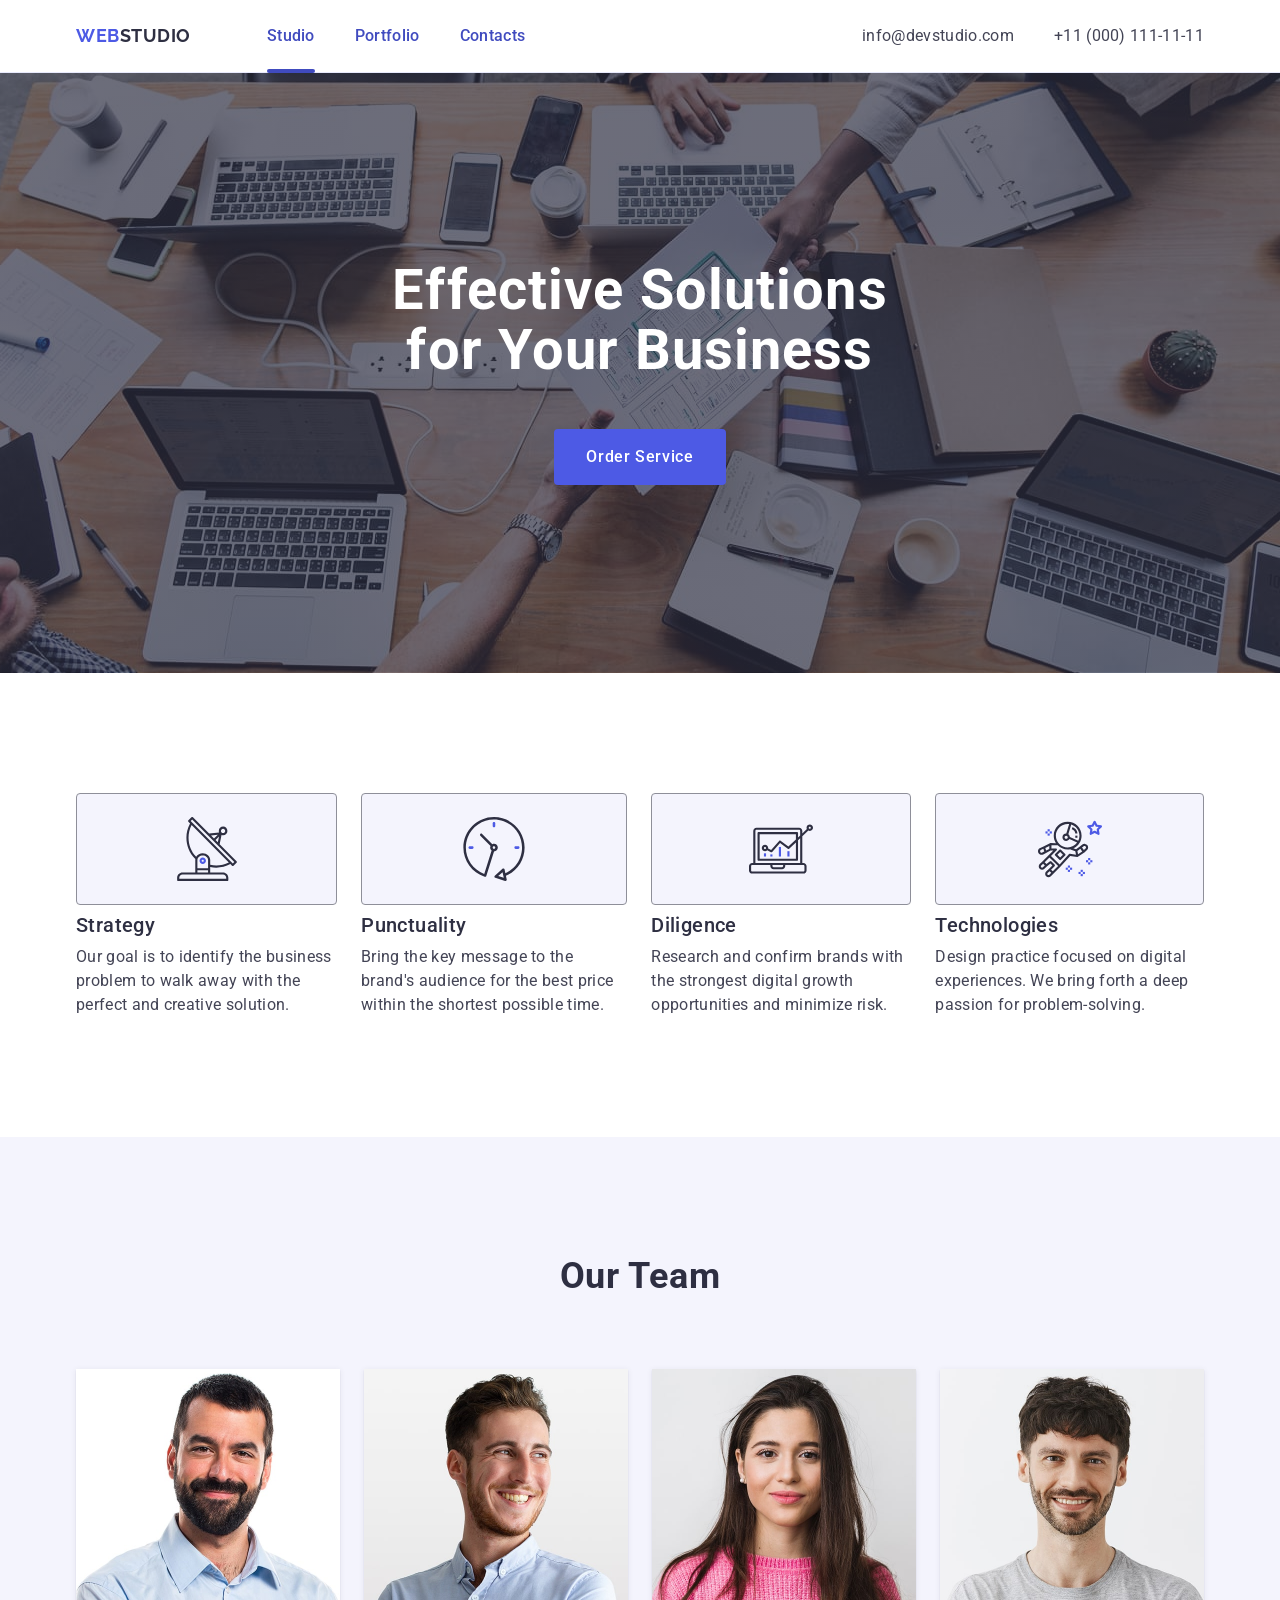
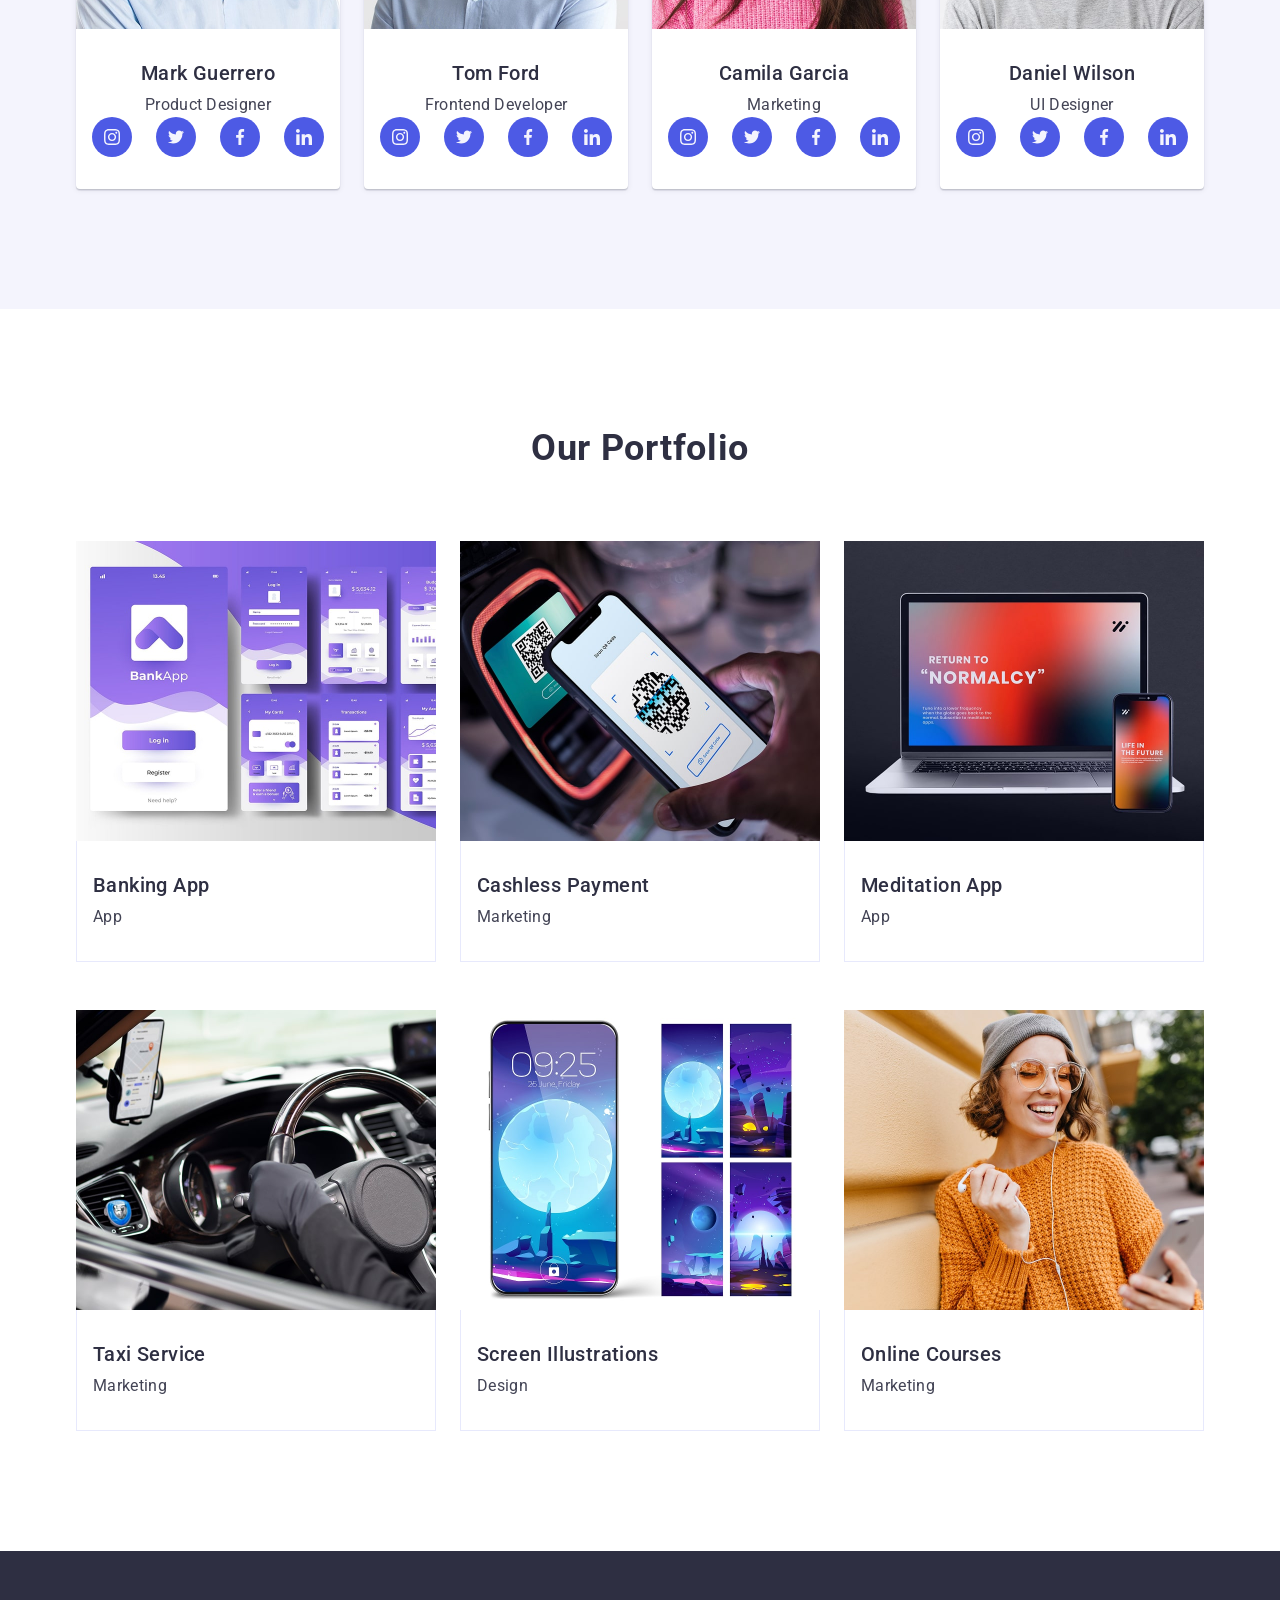
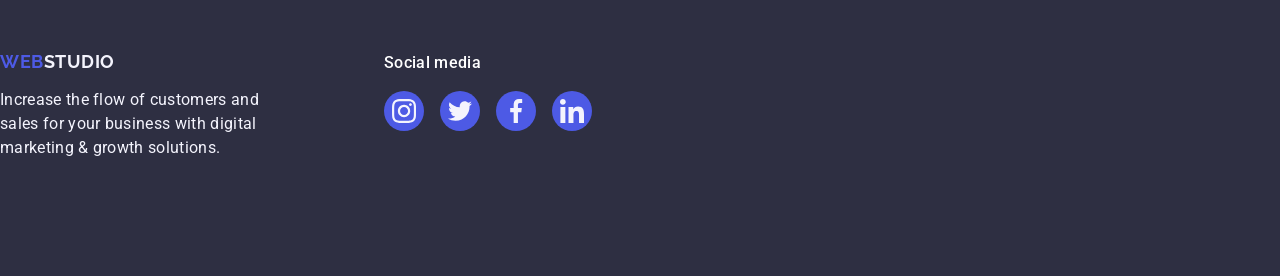
<file: index.html>
<!DOCTYPE html>
<html lang="en">
<head>
    <meta charset="UTF-8">
    <meta name="viewport" content="width=device-width, initial-scale=1.0">
    <title>Document</title>
    <link rel="stylesheet" href="https://cdnjs.cloudflare.com/ajax/libs/modern-normalize/3.0.1/modern-normalize.min.css" integrity="sha512-q6WgHqiHlKyOqslT/lgBgodhd03Wp4BEqKeW6nNtlOY4quzyG3VoQKFrieaCeSnuVseNKRGpGeDU3qPmabCANg==" crossorigin="anonymous" referrerpolicy="no-referrer" />
    <link rel="preconnect" href="https://fonts.googleapis.com">
    <link rel="preconnect" href="https://fonts.gstatic.com" crossorigin>
    <link href="https://fonts.googleapis.com/css2?family=Raleway:wght@700&family=Roboto:wght@100..900&display=swap" rel="stylesheet">
    <link rel="stylesheet" href="./css/styles.css">
</head>
<body>
   <header class="page-header">
    <div class="container header-container">
        <nav class="header-nav">
            <a class="logo header-logo" href="./index.html">Web<span class="logo-part">Studio</span></a>
            <ul class="nav-list">
                <li class="nav-item">
                    <a class="nav-link active" href="./index.html">Studio</a>
                </li>
                <li class="nav-item">
                    <a class="nav-link" href="">Portfolio</a>
                </li>
                <li class="nav-item">
                    <a class="nav-link" href="">Contacts</a>
                </li>
            </ul>
        </nav>
    <address class="contacts">
    <ul class="contacts-list">
        <li class="contacts-item">
           <a class="contacts-link" href="mailto:info@devstudio.com"> info@devstudio.com</a>
        </li>
        <li class="contacts-item">
            <a class="contacts-link" href="tel:+110001111111">+11 (000) 111-11-11</a>
        </li>
    </ul>
</address>
</div>
   </header> 
   <main>

    <section class="hero-banner" id="hero-banner">
    <div class="container">
            <h1 class="hero-title">Effective Solutions for Your Business</h1>
            <button class="hero-button" type="button">Order Service</button>
            </div>
    </section>
    <section class="benefits" id="benefits">
    <div class="container">
        <h2 class="visually-hidden">none</h2> 
            <ul class="benefits-list">
                <li class="benefits-list-item">
                    <div class="benefits-image">
                <svg class="benefits-list-image" width="64" height="64">
                  <use href="./images/icons.svg#icon-antenna"></use>
                </svg>
                </div>
                <h3 class="benefits-title">Strategy</h3>
                    <p class="benefits-list-item-text">Our goal is to identify the business problem to walk away with the perfect and creative solution.</p>
                </li>
                <li class="benefits-list-item">
                    <div class="benefits-image">
                    <svg class="benefits-list-image"  width="64" height="64">
                      <use href="./images/icons.svg#icon-clock"></use>
                    </svg>
                    </div>
                <h3 class="benefits-title">Punctuality</h3>
                    <p class="benefits-list-item-text">Bring the key message to the brand's audience for the best price within the shortest possible time.</p>
                </li>
                <li class="benefits-list-item">
                    <div class="benefits-image">
                    <svg class="benefits-list-image" width="64" height="64">
                      <use href="./images/icons.svg#icon-diagram"></use>
                    </svg>
                    </div>
                    <h3 class="benefits-title">Diligence</h3>
                <p class="benefits-list-item-text">Research and confirm brands with the strongest digital growth opportunities and minimize risk.</p>
                </li>
                <li class="benefits-list-item">
                    <div class="benefits-image">
                    <svg class="benefits-list-image" width="64" height="64">
                      <use href="./images/icons.svg#icon-astronaut"></use>
                    </svg>
                    </div>
                    <h3 class="benefits-title">Technologies</h3>
                    <p class="benefits-list-item-text">Design practice focused on digital experiences. We bring forth a deep passion for problem-solving.</p>
                </li>
                    </ul>
                </div>
    </section>
    <section class="team" id="ourteam">
        <div class="container">
            <h2 class="team-title">Our Team</h2>
            <ul class="team-list">
                <li class="team-list-item">
                    <img src="./images/markguerrero.jpg" alt="Marck Guerrero"  width="264" height="260">
                     <div class="team-content">
                        <h3 class="team-name-title">Mark Guerrero</h3>
                    <p class="team-text">Product Designer</p>
                     <ul class="team-social-list">
                        <li class="team-social-item">
                            <a class="team-social-link" href="" >
                            <svg class="team-social-item-icon" width="16" height="16">
                              <use href="./images/icons.svg#icon-instagram"></use>
                            </svg>
                        </a>
                        </li>
                        <li class="team-social-item">
                             <a class="team-social-link" href="" >
                              <svg class="team-social-item-icon" width="16" height="16">
                              <use href="./images/icons.svg#icon-twitter"></use>
                            </svg>
                            </a>
                        </li>
                        <li class="team-social-item"> 
                            <a class="team-social-link" href="" >
                              <svg class="team-social-item-icon" width="16" height="16">
                              <use href="./images/icons.svg#icon-facebook"></use>
                            </svg>
                            </a>
                        </li>
                        <li class="team-social-item">
                             <a class="team-social-link" href="" >
                              <svg class="team-social-item-icon" width="16" height="16">
                              <use href="./images/icons.svg#icon-linkedin"></use>
                            </svg>
                            </a>
                        </li>
                    </ul>
                    </div>
                <li class="team-list-item">
                    <img src="./images/tomford.jpg" alt="Tom Ford" width="264" height="260">
                    <div class="team-content">
                        <h3 class="team-name-title">Tom Ford</h3>
                    <p class="team-text">Frontend Developer</p>
                    <ul class="team-social-list">
                        <li class="team-social-item">
                            <a class="team-social-link" href="" >
                            <svg class="team-social-item-icon" width="16" height="16">
                              <use href="./images/icons.svg#icon-instagram"></use>
                            </svg>
                        </a>
                        </li>
                        <li class="team-social-item">
                             <a class="team-social-link" href="" >
                              <svg class="team-social-item-icon" width="16" height="16">
                              <use href="./images/icons.svg#icon-twitter"></use>
                            </svg>
                            </a>
                        </li>
                        <li class="team-social-item"> 
                            <a class="team-social-link" href="" >
                              <svg class="team-social-item-icon" width="16" height="16">
                              <use href="./images/icons.svg#icon-facebook"></use>
                            </svg>
                            </a>
                        </li>
                        <li class="team-social-item">
                             <a class="team-social-link" href="" >
                              <svg class="team-social-item-icon" width="16" height="16">
                              <use href="./images/icons.svg#icon-linkedin"></use>
                            </svg>
                            </a>
                        </li>
                    </ul>
                    </div>
                </li>
                <li class="team-list-item">
                    <img src="./images/camilagarcia.jpg" alt="Camila Garcia" width="264" height="260">
                    <div class="team-content">
                        <h3 class="team-name-title">Camila Garcia</h3>
                        <p class="team-text">Marketing</p>
                         <ul class="team-social-list">
                        <li class="team-social-item">
                            <a class="team-social-link" href="" >
                            <svg class="team-social-item-icon" width="16" height="16">
                              <use href="./images/icons.svg#icon-instagram"></use>
                            </svg>
                        </a>
                        </li>
                        <li class="team-social-item">
                             <a class="team-social-link" href="" >
                              <svg class="team-social-item-icon" width="16" height="16">
                              <use href="./images/icons.svg#icon-twitter"></use>
                            </svg>
                            </a>
                        </li>
                        <li class="team-social-item"> 
                            <a class="team-social-link" href="" >
                              <svg class="team-social-item-icon" width="16" height="16">
                              <use href="./images/icons.svg#icon-facebook"></use>
                            </svg>
                            </a>
                        </li>
                        <li class="team-social-item">
                             <a class="team-social-link" href="" >
                              <svg class="team-social-item-icon" width="16" height="16">
                              <use href="./images/icons.svg#icon-linkedin"></use>
                            </svg>
                            </a>
                        </li>
                    </ul>
                    </div>
                </li>
                <li class="team-list-item">
                    <img src="./images/danielwilson.jpg" alt="Daniel Wilson" width="264" height="260">
                    <div class="team-content"><h3 class="team-name-title">Daniel Wilson</h3>
                    <p class="team-text">UI Designer</p>
                     <ul class="team-social-list">
                        <li class="team-social-item">
                            <a class="team-social-link" href="" >
                            <svg class="team-social-item-icon" width="16" height="16">
                              <use href="./images/icons.svg#icon-instagram"></use>
                            </svg>
                        </a>
                        </li>
                        <li class="team-social-item">
                             <a class="team-social-link" href="" >
                              <svg class="team-social-item-icon" width="16" height="16">
                              <use href="./images/icons.svg#icon-twitter"></use>
                            </svg>
                            </a>
                        </li>
                        <li class="team-social-item"> 
                            <a class="team-social-link" href="" >
                              <svg class="team-social-item-icon" width="16" height="16">
                              <use href="./images/icons.svg#icon-facebook"></use>
                            </svg>
                            </a>
                        </li>
                        <li class="team-social-item">
                             <a class="team-social-link" href="" >
                              <svg class="team-social-item-icon" width="16" height="16">
                              <use href="./images/icons.svg#icon-linkedin"></use>
                            </svg>
                            </a>
                        </li>
                    </ul>
                    </div>
                </li>
            </ul>
            </div>
    </section>    
    <section class="ourportfolio" id="ourportfolio">
        <div class="container">
            <h2 class="ourportfolio-title">Our Portfolio</h2>
            <ul class="ourportfolio-list">
                <li  class="ourportfolio-list-item">
                    <div class="overlay">
                    <img class="ourportfolio-img" src="./images/bankapp.jpg" alt="Banking App" width="360" height="300">
                    <p class="overlay-text">14 Stylish and User-Friendly App Design Concepts · Task Manager App · Calorie Tracker App · Exotic Fruit Ecommerce App · Cloud Storage App</p>
                    </div>
                    <div class="ourportfolio-content">
                        <h3 class="ourportfolio-list-item-title">Banking App</h3>
                        <p  class="ourportfolio-list-item-text">App</p>
                    </div>
                </li>
                <li class="ourportfolio-list-item">
                    <div class="overlay">
                    <img src="./images/terminal.jpg" alt="Terminal" width="360" height="300">
                    <p class="overlay-text">14 Stylish and User-Friendly App Design Concepts · Task Manager App · Calorie Tracker App · Exotic Fruit Ecommerce App · Cloud Storage App</p>
                    </div>
                <div class="ourportfolio-content">
                    <h3 class="ourportfolio-list-item-title">Cashless Payment</h3>
                        <p class="ourportfolio-list-item-text">Marketing</p>
                </div>
                </li>
                <li class="ourportfolio-list-item">
                    <div class="overlay">
                    <img src="./images/laptop.jpg" alt="Laptop" width="360" height="300">
                    <p class="overlay-text">14 Stylish and User-Friendly App Design Concepts · Task Manager App · Calorie Tracker App · Exotic Fruit Ecommerce App · Cloud Storage App</p>
                    </div>
                    <div class="ourportfolio-content">
                        <h3 class="ourportfolio-list-item-title">Meditation App</h3>
                        <p class="ourportfolio-list-item-text">App</p>
                    </div>
                </li>
                <li class="ourportfolio-list-item">
                    <div class="overlay">
                    <img src="./images/gps.jpg" alt="gps" width="360" height="300">
                    <p class="overlay-text">14 Stylish and User-Friendly App Design Concepts · Task Manager App · Calorie Tracker App · Exotic Fruit Ecommerce App · Cloud Storage App</p>
                    </div>
                    <div class="ourportfolio-content">
                        <h3 class="ourportfolio-list-item-title">Taxi Service</h3>
                        <p class="ourportfolio-list-item-text">Marketing</p>
                    </div>
                </li>
                <li class="ourportfolio-list-item">
                    <div class="overlay">
                    <img src="./images/mobile.jpg" alt="Mobile" width="360" height="300">
                    <p class="overlay-text">14 Stylish and User-Friendly App Design Concepts · Task Manager App · Calorie Tracker App · Exotic Fruit Ecommerce App · Cloud Storage App</p>
                    </div>
                    <div class="ourportfolio-content">
                        <h3 class="ourportfolio-list-item-title">Screen Illustrations</h3>
                        <p class="ourportfolio-list-item-text">Design</p>
                    </div>
                </li>
                <li class="ourportfolio-list-item">
                    <div class="overlay">
                    <img src="./images/yellow.jpg" alt="Girl in yellow" width="360" height="300">
                     <p class="overlay-text">14 Stylish and User-Friendly App Design Concepts · Task Manager App · Calorie Tracker App · Exotic Fruit Ecommerce App · Cloud Storage App</p>
                    </div>
                    <div class="ourportfolio-content">
                        <h3 class="ourportfolio-list-item-title">Online Courses</h3>
                        <p class="ourportfolio-list-item-text">Marketing</p>
                    </div>
                </li>
            </ul>
            </div>
    </section>
   </main>
   <footer class="page-footer">
<div class="footer-container">
    <div class="footer-logo-content">
    <a class="logo footer-logo" href="./index.html">Web<span class="logo-part">Studio</span></a>
    <p class="footer-text">Increase the flow of customers and sales for your business with digital marketing & growth solutions.</p>
    </div>
    <div class="footer-social-content" >
    <p class="footer-social-title">Social media</p>
    <ul class="footer-social-list">
                        <li class="footer-social-item">
                            <a class="footer-social-link" href="" >
                            <svg class="footer-social-item-icon" width="24" height="24">
                              <use href="./images/icons.svg#icon-instagram"></use>
                            </svg>
                        </a>
                        </li>
                        <li class="footer-social-item">
                             <a class="footer-social-link" href="" >
                              <svg class="footer-social-item-icon" width="24" height="24">
                              <use href="./images/icons.svg#icon-twitter"></use>
                            </svg>
                            </a>
                        </li>
                        <li class="footer-social-item"> 
                            <a class="footer-social-link" href="" >
                              <svg class="footer-social-item-icon" width="24" height="24">
                              <use href="./images/icons.svg#icon-facebook"></use>
                            </svg>
                            </a>
                        </li>
                        <li class="footer-social-item">
                             <a class="footer-social-link" href="" >
                              <svg class="footer-social-item-icon" width="24" height="24">
                              <use href="./images/icons.svg#icon-linkedin"></use>
                            </svg>
                            </a>
                        </li>
                    </ul>
   </div>
</div>
   </footer>
   
</body>
</html>
</file>
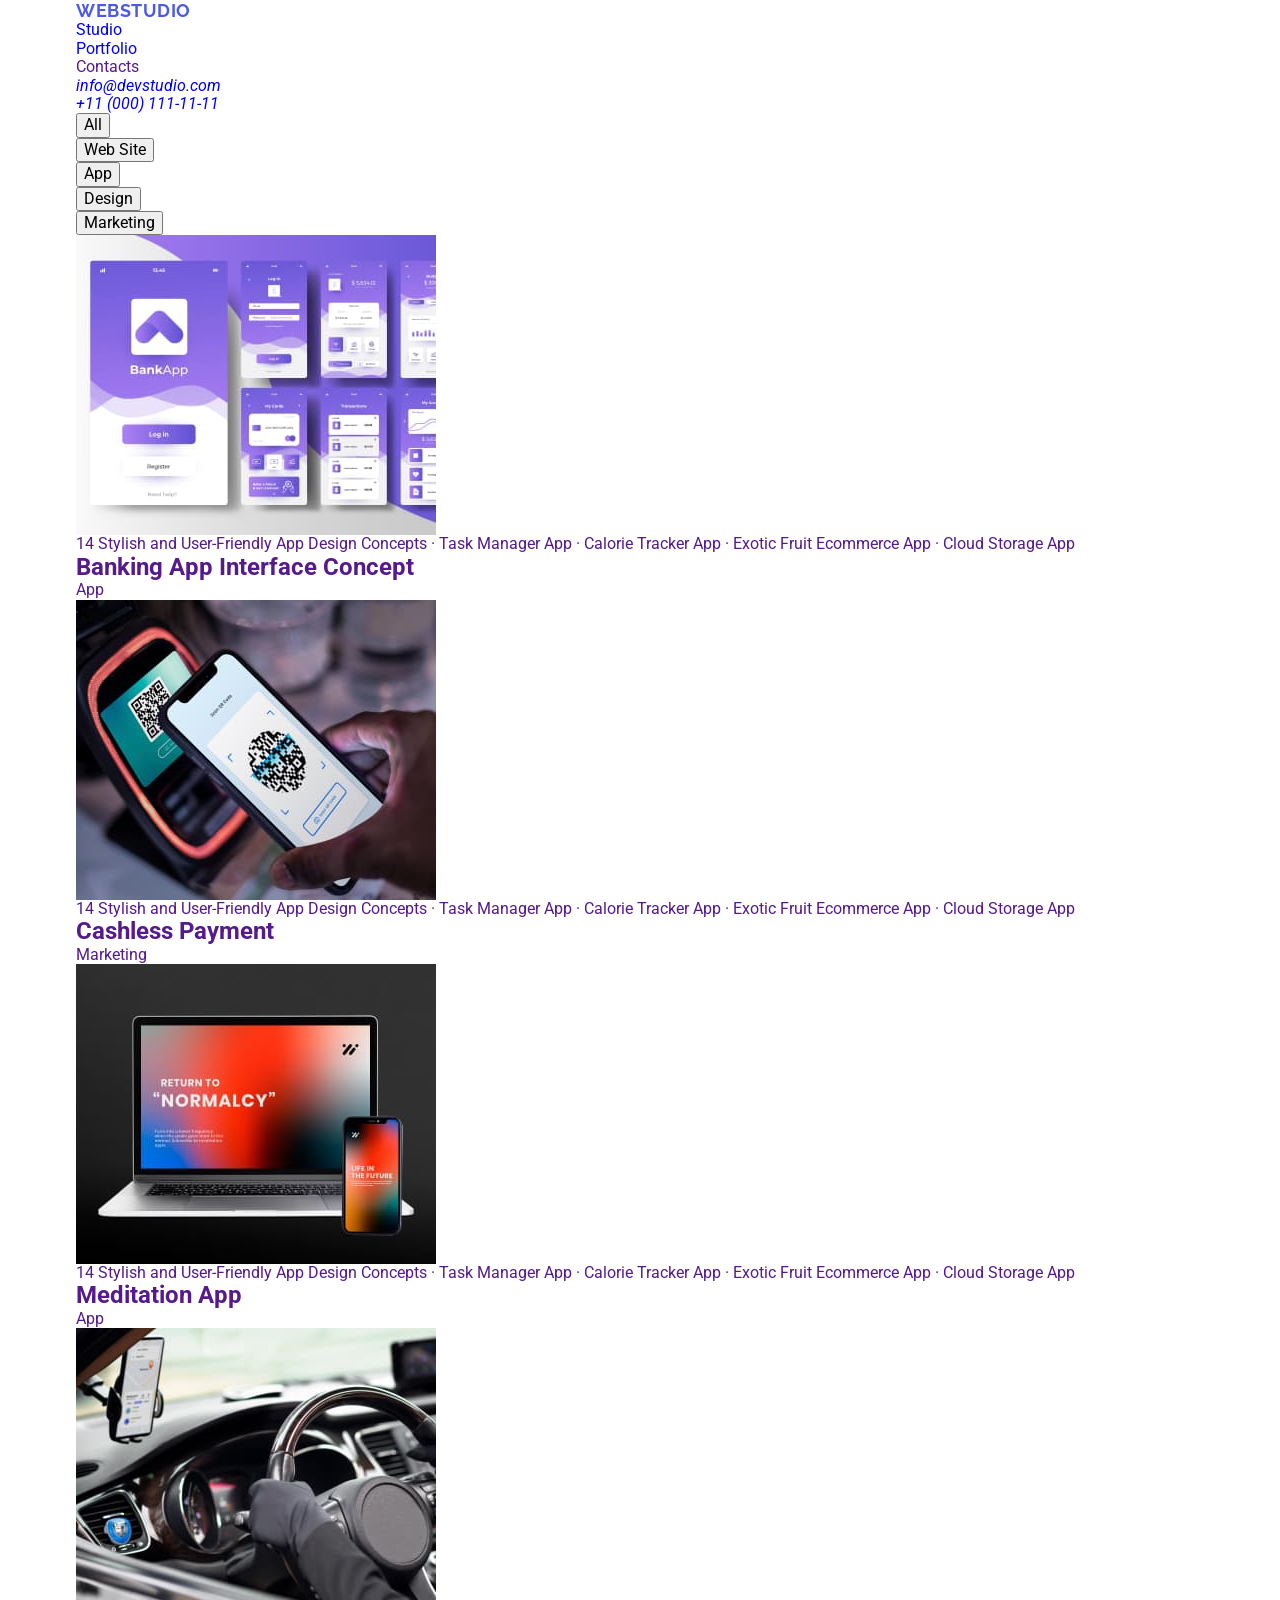
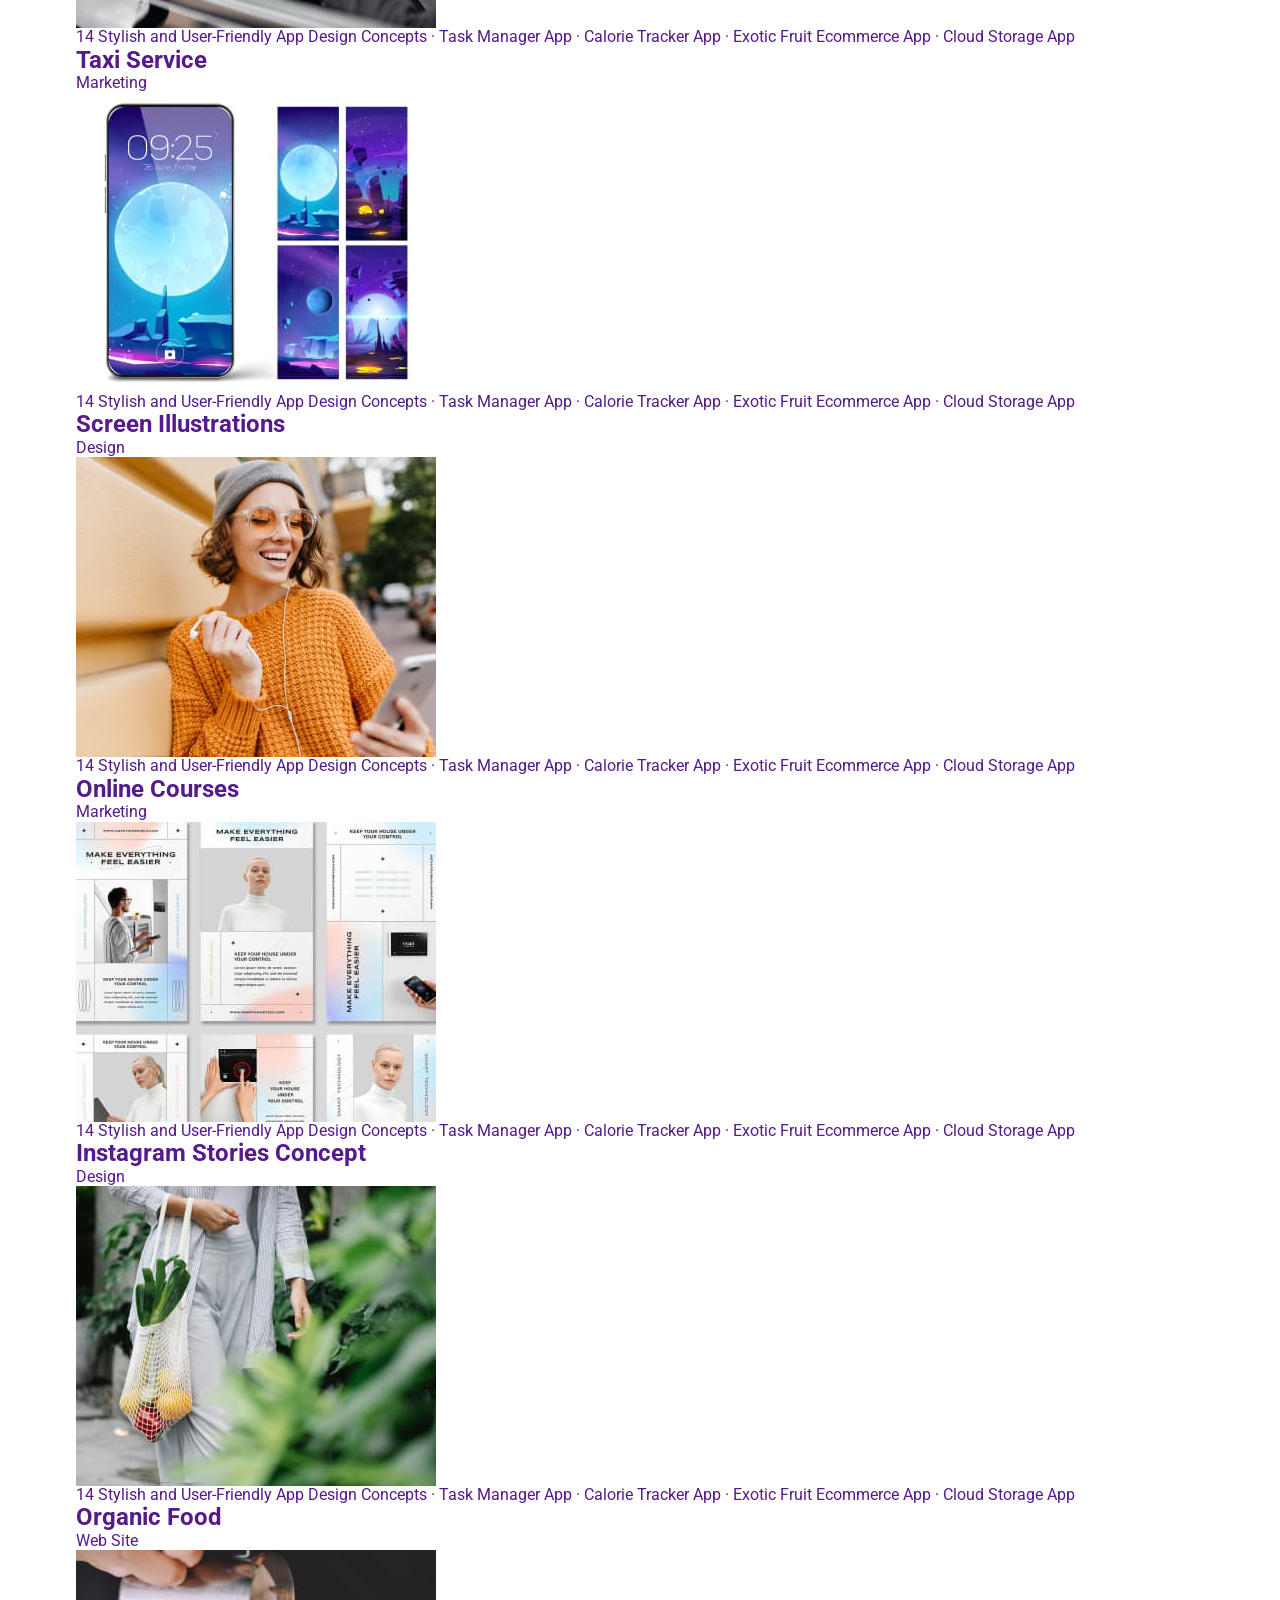
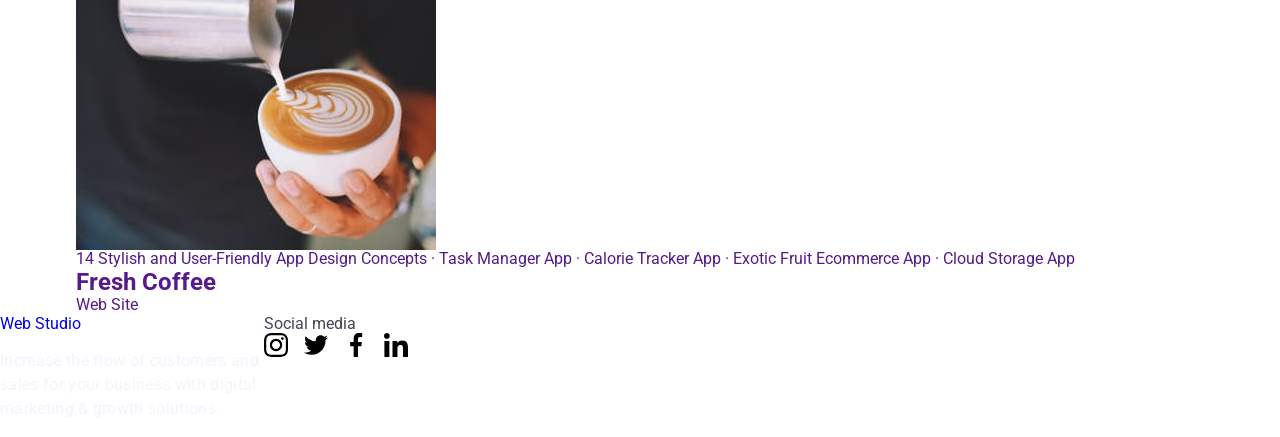
<file: portfolio.html>
<!DOCTYPE html>
<html lang="en">
  <head>
    <meta charset="UTF-8" />
    <meta name="viewport" content="width=, initial-scale=1.0" />
    <title>Portfolio</title>
    <link rel="preconnect" href="https://fonts.googleapis.com" />
    <link rel="preconnect" href="https://fonts.gstatic.com" crossorigin />
    <link rel="preconnect" href="https://fonts.googleapis.com" />
    <link rel="preconnect" href="https://fonts.gstatic.com" crossorigin />
    <link
      href="https://fonts.googleapis.com/css2?family=Raleway:wght@800&family=Roboto:wght@400;500;700;900&display=swap"
      rel="stylesheet"
    />
    <link
      rel="stylesheet"
      href="https://cdnjs.cloudflare.com/ajax/libs/modern-normalize/2.0.0/modern-normalize.min.css"
    />
    <link rel="stylesheet" href="./css/styles.css" />
  </head>
  <body>
    <!---header section-->
    <header class="header">
      <div class="header-content container">
        <nav class="nav">
          <a class="logo link" href="./index.html"
            >Web<span class="logo-span">Studio </span>
          </a>

          <ul class="naw-list list">
            <li class="naw-element">
              <a class="naw-item link" href="./index.html">Studio</a>
            </li>
            <li class="naw-element">
              <a class="naw-item link current" href="./portfolio.html"
                >Portfolio</a
              >
            </li>
            <li class="naw-element">
              <a class="naw-item link" href="">Contacts</a>
            </li>
          </ul>
        </nav>

        <address class="adress">
          <ul class="adress-list list">
            <li class="adress-element">
              <a class="adress-item link" href="mailto:info@devstudio.com"
                >info@devstudio.com</a
              >
            </li>
            <li class="adress-element">
              <a class="adress-item link" href="tel:+110001111111"
                >+11 (000) 111-11-11</a
              >
            </li>
          </ul>
        </address>
      </div>
    </header>
    <main class="main">
      <section class="filter">
        <div class="container">
          <h1 class="visually-hidden">portfolio</h1>
          <ul class="filter-list list">
            <li class="filter-item">
              <button class="filter-button" type="button">All</button>
            </li>

            <li class="filter-item">
              <button class="filter-button" type="button">Web Site</button>
            </li>

            <li class="filter-item">
              <button class="filter-button" type="button">App</button>
            </li>

            <li class="filter-item">
              <button class="filter-button" type="button">Design</button>
            </li>

            <li class="filter-item">
              <button class="filter-button" type="button">Marketing</button>
            </li>
          </ul>

          <ul class="galery-list list">
            <li class="galery-item">
              <a class="galery-link link" href="">
                <div class="galery-image">
                  <img
                    class="galery-image"
                    src="./images/meny.jpg"
                    width="360"
                    alt="Banking App Interface Concept"
                  />
                  <p class="galery-img-p">
                    14 Stylish and User-Friendly App Design Concepts · Task
                    Manager App · Calorie Tracker App · Exotic Fruit Ecommerce
                    App · Cloud Storage App
                  </p>
                </div>
                <div class="container-galery">
                  <h2 class="galery-title">Banking App Interface Concept</h2>
                  <p class="galery-text">App</p>
                </div>
              </a>
            </li>

            <li class="galery-item">
              <a class="galery-link link" href="">
                <div class="galery-image">
                  <img
                    class="galery-image"
                    src="./images/tel.jpg"
                    width="360"
                    alt="Cashless Payment"
                  />
                  <p class="galery-img-p">
                    14 Stylish and User-Friendly App Design Concepts · Task
                    Manager App · Calorie Tracker App · Exotic Fruit Ecommerce
                    App · Cloud Storage App
                  </p>
                </div>
                <div class="container-galery">
                  <h2 class="galery-title">Cashless Payment</h2>
                  <p class="galery-text">Marketing</p>
                </div>
              </a>
            </li>

            <li class="galery-item">
              <a class="galery-link link" href="">
                <div class="galery-image">
                  <img
                    class="galery-image"
                    src="./images/notered.jpg"
                    width="360"
                    alt="Meditation App"
                  />
                  <p class="galery-img-p">
                    14 Stylish and User-Friendly App Design Concepts · Task
                    Manager App · Calorie Tracker App · Exotic Fruit Ecommerce
                    App · Cloud Storage App
                  </p>
                </div>
                <div class="container-galery">
                  <h2 class="galery-title">Meditation App</h2>
                  <p class="galery-text">App</p>
                </div>
              </a>
            </li>

            <li class="galery-item">
              <a class="galery-link link" href="">
                <div class="galery-image">
                  <img
                    class="galery-image"
                    src="./images/car.jpg"
                    width="360"
                    alt="Taxi Service"
                  />
                  <p class="galery-img-p">
                    14 Stylish and User-Friendly App Design Concepts · Task
                    Manager App · Calorie Tracker App · Exotic Fruit Ecommerce
                    App · Cloud Storage App
                  </p>
                </div>
                <div class="container-galery">
                  <h2 class="galery-title">Taxi Service</h2>
                  <p class="galery-text">Marketing</p>
                </div>
              </a>
            </li>

            <li class="galery-item">
              <a class="galery-link link" href="">
                <div class="galery-image">
                  <img
                    class="galery-image"
                    src="./images/moon.jpg"
                    width="360"
                    alt="Screen Illustrations"
                  />
                  <p class="galery-img-p">
                    14 Stylish and User-Friendly App Design Concepts · Task
                    Manager App · Calorie Tracker App · Exotic Fruit Ecommerce
                    App · Cloud Storage App
                  </p>
                </div>
                <div class="container-galery">
                  <h2 class="galery-title">Screen Illustrations</h2>
                  <p class="galery-text">Design</p>
                </div>
              </a>
            </li>

            <li class="galery-item">
              <a class="galery-link link" href="">
                <div class="galery-image">
                  <img
                    class="galery-image"
                    src="./images/girl.jpg"
                    width="360"
                    alt="Online Courses"
                  />
                  <p class="galery-img-p">
                    14 Stylish and User-Friendly App Design Concepts · Task
                    Manager App · Calorie Tracker App · Exotic Fruit Ecommerce
                    App · Cloud Storage App
                  </p>
                </div>
                <div class="container-galery">
                  <h2 class="galery-title">Online Courses</h2>
                  <p class="galery-text">Marketing</p>
                </div>
              </a>
            </li>

            <li class="galery-item">
              <a class="galery-link link" href="">
                <div class="galery-image">
                  <img
                    class="galery-image"
                    src="./images/card.jpg"
                    width="360"
                    alt=" Instagram Stories Concept"
                  />
                  <p class="galery-img-p">
                    14 Stylish and User-Friendly App Design Concepts · Task
                    Manager App · Calorie Tracker App · Exotic Fruit Ecommerce
                    App · Cloud Storage App
                  </p>
                </div>
                <div class="container-galery">
                  <h2 class="galery-title">Instagram Stories Concept</h2>
                  <p class="galery-text">Design</p>
                </div>
              </a>
            </li>

            <li class="galery-item">
              <a class="galery-link link" href="">
                <div class="galery-image">
                  <img
                    class="galery-image"
                    src="./images/fruit.jpg"
                    width="360"
                    alt="Organic Food"
                  />
                  <p class="galery-img-p">
                    14 Stylish and User-Friendly App Design Concepts · Task
                    Manager App · Calorie Tracker App · Exotic Fruit Ecommerce
                    App · Cloud Storage App
                  </p>
                </div>
                <div class="container-galery">
                  <h2 class="galery-title">Organic Food</h2>
                  <p class="galery-text">Web Site</p>
                </div>
              </a>
            </li>

            <li class="galery-item">
              <a class="galery-link link" href="">
                <div class="galery-image">
                  <img
                    class="galery-image"
                    src="./images/cofee.jpg"
                    width="360"
                    alt="Fresh Coffee"
                  />
                  <p class="galery-img-p">
                    14 Stylish and User-Friendly App Design Concepts · Task
                    Manager App · Calorie Tracker App · Exotic Fruit Ecommerce
                    App · Cloud Storage App
                  </p>
                </div>
                <div class="container-galery">
                  <h2 class="galery-title">Fresh Coffee</h2>
                  <p class="galery-text">Web Site</p>
                </div>
              </a>
            </li>
          </ul>
        </div>
      </section>
    </main>
    <!--footer section-->
    <footer class="footer">
      <div class="footer-container">
        <div class="footer-content">
          <a class="footer-logo link" href="./index.html"
            >Web <span class="logo-span">Studio </span>
          </a>
          <p class="footer-text">
            Increase the flow of customers and sales for your business with
            digital marketing & growth solutions.
          </p>
        </div>
        <div class="footer-social">
          <p class="footer-social-text">Social media</p>
          <ul class="footer-social-list list">
            <li class="footer-social-list-item">
              <a class="footer-icon-social" href="#">
                <svg class="footer-icon" width="24" height="24">
                  <use href="./images/icons.svg#icon-instagram"></use>
                </svg>
              </a>
            </li>
            <li class="footer-social-list-item">
              <a class="footer-icon-social" href="#">
                <svg class="footer-icon" width="24" height="24">
                  <use href="./images/icons.svg#icon-twitter"></use>
                </svg>
              </a>
            </li>
            <li class="footer-social-list-item">
              <a class="footer-icon-social" href="#">
                <svg class="footer-icon" width="24" height="24">
                  <use href="./images/icons.svg#icon-facebook"></use>
                </svg>
              </a>
            </li>
            <li class="footer-social-list-item">
              <a class="footer-icon-social" href="#">
                <svg class="footer-icon" width="24" height="24">
                  <use href="./images/icons.svg#icon-linkedin"></use>
                </svg>
              </a>
            </li>
          </ul>
        </div>
      </div>
    </footer>
  </body>
</html>
</file>
<file: css/styles.css>
body {
    font-family: "Roboto", sans-serif;
    color: #434455;
    background-color: #fff;
}

ul, ol {
    list-style-type: none;
}

a {
    text-decoration: none;
}
p, ul, ol, h1, h2, h3, h4, h5, h6 {
    margin: 0;
    padding: 0;
}
img {
  display: block;
}
.container {
    width: 1158px;
    padding: 0 15px;
    margin: 0 auto;
}
/* logo */
.logo {
font-family: "Raleway", sans-serif;
font-weight: 700;
font-size: 18px;
line-height: 1.17;
letter-spacing: 0.03em;
text-transform: uppercase;
color: #4d5ae5;
}
.header-logo {
   padding: 24px 0;
   margin-right: 76px; 
}
/* header */
.header-logo .logo-part {
    color: #2e2f42;
}
.page-header {
border-bottom: 1px solid #e7e9fc;
box-shadow: 0px 2px 1px rgba(46, 47, 66, 0.08), 0px 1px 1px rgba(46, 47, 66, 0.16), 0px 1px 6px rgba(46, 47, 66, 0.08);

}
.header-container {
    display: flex;
    align-items: center;
    
}
.header-nav {
    display: flex;
    align-items: center;
}

/* nav */
.nav-link {
font-weight: 500;
font-size: 16px;
line-height: 1.5;
letter-spacing: 0.02em;
color: #404bbf;
padding: 24px 0;
display: block;
position: relative;
transition: color 250ms cubic-bezier(0.4, 0, 0.2, 1);
}
.nav-list {
    display: flex;
    align-items: center;
    gap: 40px;
}
.nav-item {

}
.active {

}
.active::after {
    content: '';
    color: #404bbf;
    position: absolute;
    left: 0;
    bottom: -1px;
    height: 4px;
    background-color: #404bbf;
    border-radius: 2px;
    width: 100%;
 }
.contacts {
    font-style: normal;
    margin-left: auto;
}

.contacts-link {
font-size: 16px;
line-height: 1.5;
letter-spacing: 0.02em;
color: #434455;
padding: 24px 0;
display: block;
transition: color 250ms cubic-bezier(0.4, 0, 0.2, 1);
}

.contacts-link:hover,
.contacts-link:focus,
.nav-link:hover,
.nav-link:focus {
    color: #404bbf;
}
.contacts-list {
display: flex;
align-items: center;
gap: 40px;
}

/* hero */

.hero-banner {
background-image:  linear-gradient(rgba(46, 47, 66, 0.7), rgba(46, 47, 66, 0.7)), 
url(../images/hero-baner.jpg);
padding: 188px 0;
background-repeat: no-repeat;
background-position: center;
background-size: cover;
max-width: 1440px;
margin: 0 auto;
}
.hero-title {
font-weight: 700;
font-size: 56px;
line-height: 1.07;
letter-spacing: 0.02em;
text-align: center;
color: #fff;
display: flex;
align-items: center;
margin: 0 auto;
max-width: 496px;
}
.hero-button {
background-color: #4D5AE5;
font-weight: 500;
font-size: 16px;
line-height: 1.5;
letter-spacing: 0.04em;
color: #fff;
cursor: pointer;
margin-top: 48px;
display: block;
align-items: center;
margin-left: auto;
margin-right: auto;
padding: 16px 32px;
min-width: 169px;
height: 56px;
border: none;
border-radius: 4px;
transition: background-color 250ms cubic-bezier(0.4, 0, 0.2, 1);
}
.hero-button:hover,
.hero-button:focus {
    background-color: #404BBF
}

/* benefits */
.visually-hidden {
  position: absolute;
  width: 1px;
  height: 1px;
  margin: -1px;
  border: 0;
  padding: 0;
  white-space: nowrap;
  clip-path: inset(100%);
  clip: rect(0, 0, 0, 0);
  overflow: hidden;
}

.benefits {
padding: 120px 0;
}

.benefits-list {
    display: flex;
    align-items: center;
    gap: 24px;

}

.benefits-list-item {
width: calc((100%-72px)/4);

}
.benefits-image {
display: flex;
border: 1px solid #8e8f99;
border-radius: 4px;
background-color: #f4f4fd;
align-items: center;
justify-content: center;
height: 112px;
margin-bottom: 8px; 
}
.benefits-title {
font-weight: 500;
font-size: 20px;
line-height: 1.2;
letter-spacing: 0.02em;
color: #2e2f42;
margin-bottom: 8px;
margin-top: 8px;
}

.benefits-list-item-text {
font-weight: 400;
font-size: 16px;
line-height: 1.5;
letter-spacing: 0.02em;
color: #434455;
}

/* team */
.team {
background-color: #F4F4FD;
padding: 120px 0;
}
.team-title {
font-size: 36px;
line-height: 1.11;
letter-spacing: 0.02em;
text-align: center;
color: #2e2f42;
 text-transform: capitalize;
 margin-bottom: 72px;
}
.team-list {
display: flex;
align-items: center;
gap: 24px;
}
.team-list-item {
background-color: #FFFFFF;
width: calc((100%-72px)/4);
border-radius: 0 0 4px 4px;
 box-shadow: 0px 1px 6px rgba(46, 47, 66, 0.08),
 0px 1px 1px rgba(46, 47, 66, 0.16), 0px 2px 1px rgba(46, 47, 66, 0.08);
}
.team-content {
    padding: 32px 0;
}
.team-name-title {
font-weight: 500;
font-size: 20px;
line-height: 1.2;
letter-spacing: 0.02em;
text-align: center;
color: #2e2f42;
margin-bottom: 8px
}
.team-text {
font-weight: 400;
font-size: 16px;
line-height: 1.5;
letter-spacing: 0.02em;
text-align: center;
color: #434455;
}
.team-social-list {
display: flex;
gap: 24px;
justify-content: center;
}
.team-social-item {

}
.team-social-link {
background-color: #4d5ae5;
border-radius: 50%;
width: 40px;
height: 40px;
display: flex;
justify-content: center;
align-items: center;
transition: background-color 250ms cubic-bezier(0.4, 0, 0.2, 1); 

}
.team-social-link:hover {
background-color: #404bbf; 
}
.team-social-link:focus {
background-color: #404bbf;
}
.team-social-item-icon {    
fill: #f4f4fd;
}
/* ourportfolio */

.ourportfolio {
padding: 120px 0;

}
.ourportfolio-title {
font-size: 36px;
line-height: 1.11111;
letter-spacing: 0.02em;
text-align: center;
color: #2e2f42;
line-height: 1.11;
text-transform: capitalize;
margin-bottom: 72px;
}
.ourportfolio-list{
display: flex;
align-items: center;
flex-wrap: wrap;
column-gap: 24px;
row-gap: 48px;


}
.ourportfolio-list-item {
width: calc((100% - 48px)/3);
transition: box-shadow 250ms cubic-bezier(0.4, 0, 0.2, 1);
cursor: pointer;
}
.ourportfolio-list-item:hover {
box-shadow: 0px 1px 6px rgba(46, 47, 66, 0.08), 
0px 1px 1px rgba(46, 47, 66, 0.16),
0px 2px 1px rgba(46, 47, 66, 0.08); 

}
.ourportfolio-content {
    padding: 32px 16px;
    border: 1px solid #e7e9fc;
    border-top: none; 
}
.ourportfolio-list-item-title {
font-weight: 500;
font-size: 20px;
line-height: 1.2;
letter-spacing: 0.02em;
color: #2e2f42;
margin-bottom: 8px


}
.ourportfolio-list-item-text {
font-weight: 400;
font-size: 16px;
line-height: 1.5;
letter-spacing: 0.02em;
color: #434455;
}
.ourportfolio-img {
overflow: hidden;
position: relative;
}
.overlay {
overflow: hidden;
position: relative;
}
.overlay-text {
    position: absolute;
    top: 0;
    font-size: 16px;
    line-height: 1.5;
    letter-spacing: 0.02em;
    color: #f4f4fd;
    background-color: #4d5ae5;
    padding: 40px 32px;
    width: 100%;
    height: 100%;
    transform: translateY(100%);
    transition: transform 250ms cubic-bezier(0.4, 0, 0.2, 1);
}
.ourportfolio-list-item:hover .overlay-text {
transform: translateY(0);
}
/* footer */
.footer-container {
display: flex;
 align-items: baseline;
}
.page-footer {
 background-color: #2e2f42;
 padding: 100px 0;
}
.footer-logo {
display: inline-block;
margin-bottom: 16px; 
}
.footer-logo .logo-part {
color: #f4f4fd;
}
.footer-text {
line-height: 1.5;
letter-spacing: 0.02em;
color: #f4f4fd;
width: 264px;
margin-bottom: 16px;
}
.footer-logo-content {
margin-right: 120px;
}
.footer-social-title {
font-weight: 500;
font-size: 16px;
line-height: 1.5;
letter-spacing: 0.02em;
color: #fff;
margin-bottom: 16px; 
}
.footer-social-list {
gap: 16px;
display: flex;
justify-content: center;
}
.footer-social-item {

}
.footer-social-link {
background-color: #4d5ae5;
border-radius: 50%;
width: 40px;
height: 40px;
display: flex;
justify-content: center;
align-items: center;
transition: background-color 250ms cubic-bezier(0.4, 0, 0.2, 1);   
}
.footer-social-link:focus {
background-color: #31d0aa;
}
.footer-social-link:hover {
background-color: #31d0aa;
}
.footer-social-item-icon {
fill: #f4f4fd;
}
</file>
